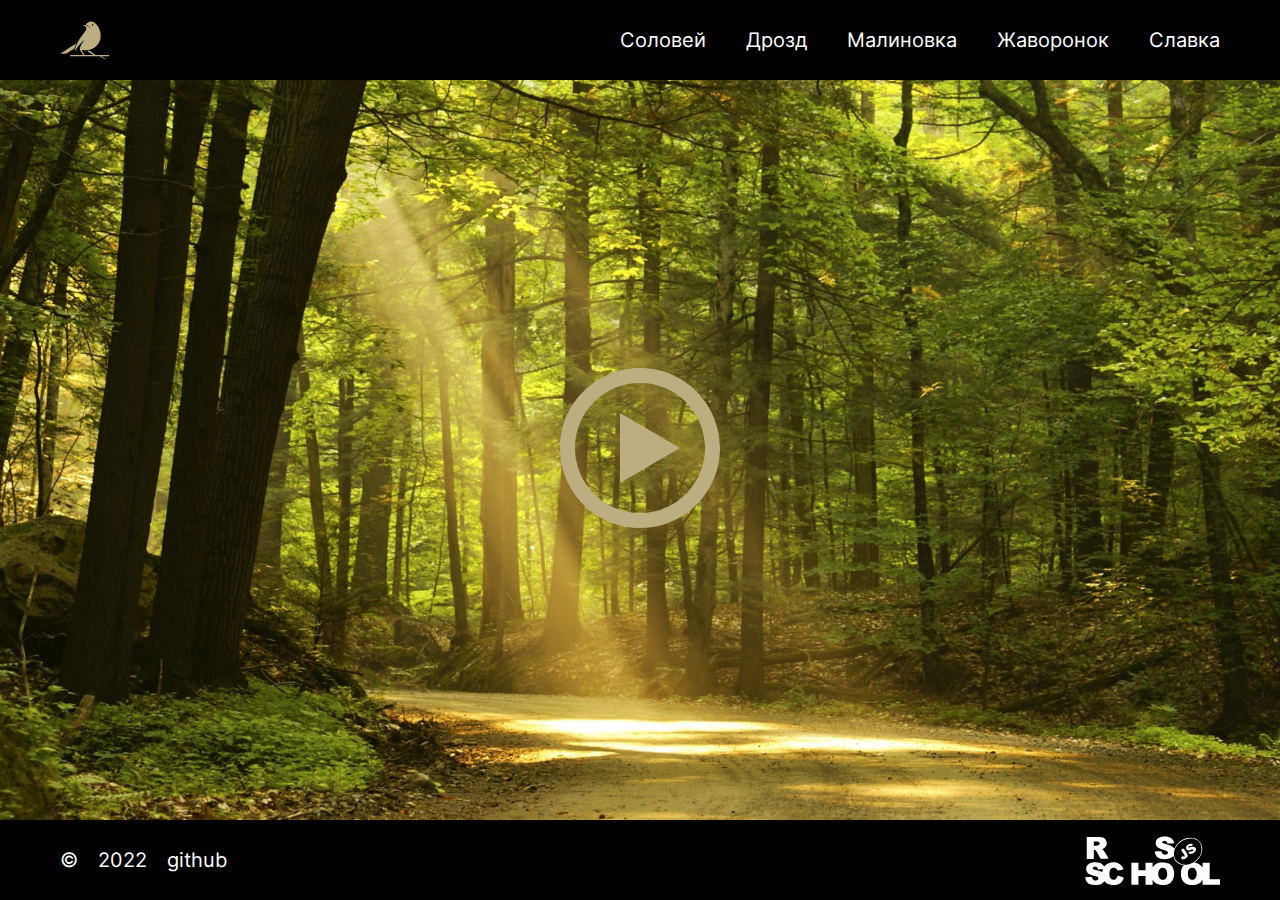
<file: eco-sounds/index.html>
<!DOCTYPE html>
<html lang="en">
  <head>
    <meta charset="UTF-8">
    <meta http-equiv="X-UA-Compatible" content="IE=edge">
    <meta name="viewport" content="width=device-width, initial-scale=1.0">
    <title>Ecosounds</title>
    <link rel="shortcut icon" href="./favicon.ico" type="image/x-icon">
    <link rel="stylesheet" href="./css/normalize.css">
    <link rel="stylesheet" href="./css/style.css">
  </head>
  <body class="page">
    
    <header class="header">
      <div class="container header__container">    
        
        <svg class="logo logo_active" data-bird="forest">
          <use href="./assets/svg/sprite.svg#logo"></use>
        </svg>

        <nav class="nav">
          <ul class="nav__list">
            <li class="nav__item" data-bird="nightingale">Соловей</li>
            <li class="nav__item" data-bird="thrush">Дрозд</li>
            <li class="nav__item" data-bird="robin">Малиновка</li>
            <li class="nav__item" data-bird="lark">Жаворонок</li>
            <li class="nav__item" data-bird="warbler">Славка</li>
          </ul>
        </nav>

      </div>
    </header>

    <main class="main">
      <button class="play">
        <svg class="play__icon">
          <use class="play__btn-icon" href="./assets/svg/sprite.svg#play"></use>
        </svg>
      </button>
    </main>

    <footer class="footer">
      <div class="container footer__container">
        
        <div class="author">
          <div class="copyright">©</div>
          <div class="year">2022</div>
          <a class="github" href="https://github.com/zhadan93">github</a>
        </div>

        <a class="rss__link" href="https://rs.school/js-stage0/">
          <svg class="logo rss__logo">
            <use href="./assets/svg/sprite.svg#rss"></use>
          </svg>
        </a>

      </div>
    </footer>

    <script src="./index.js"></script>
  </body>
</html>
</file>
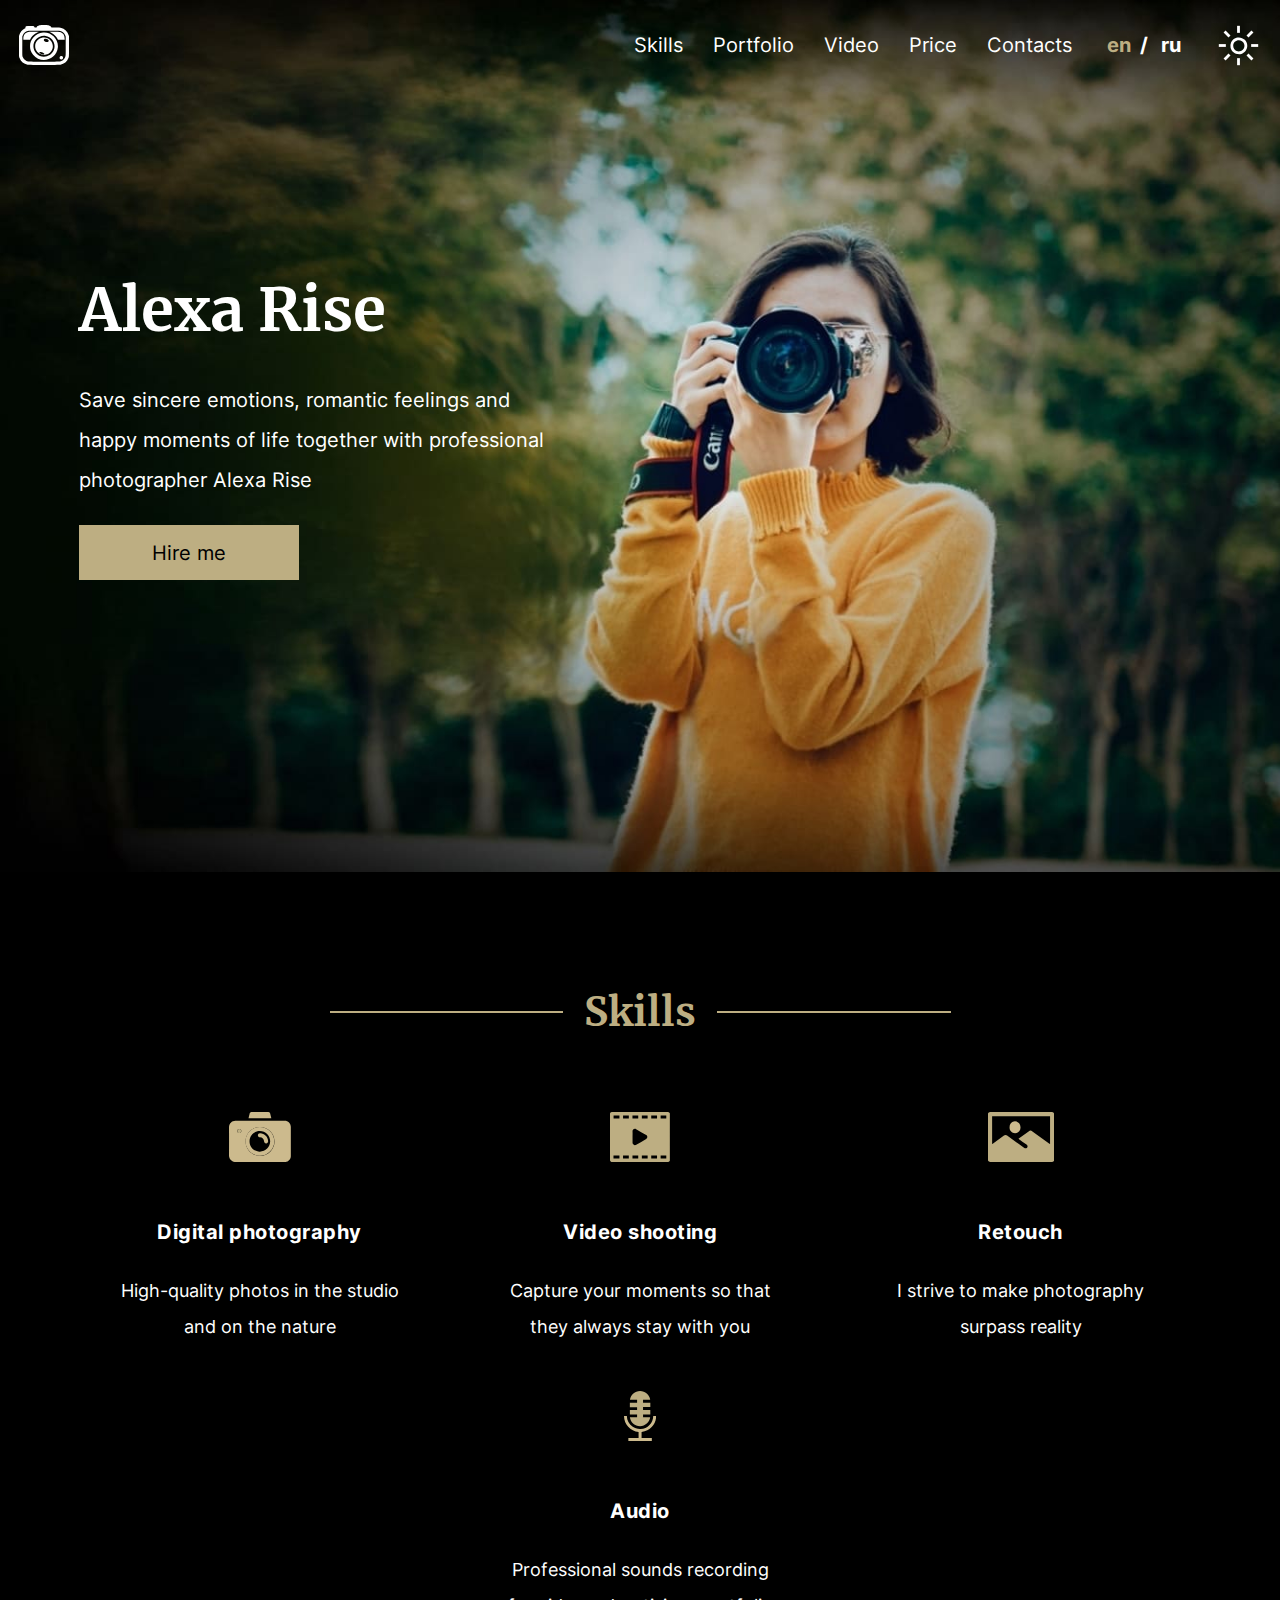
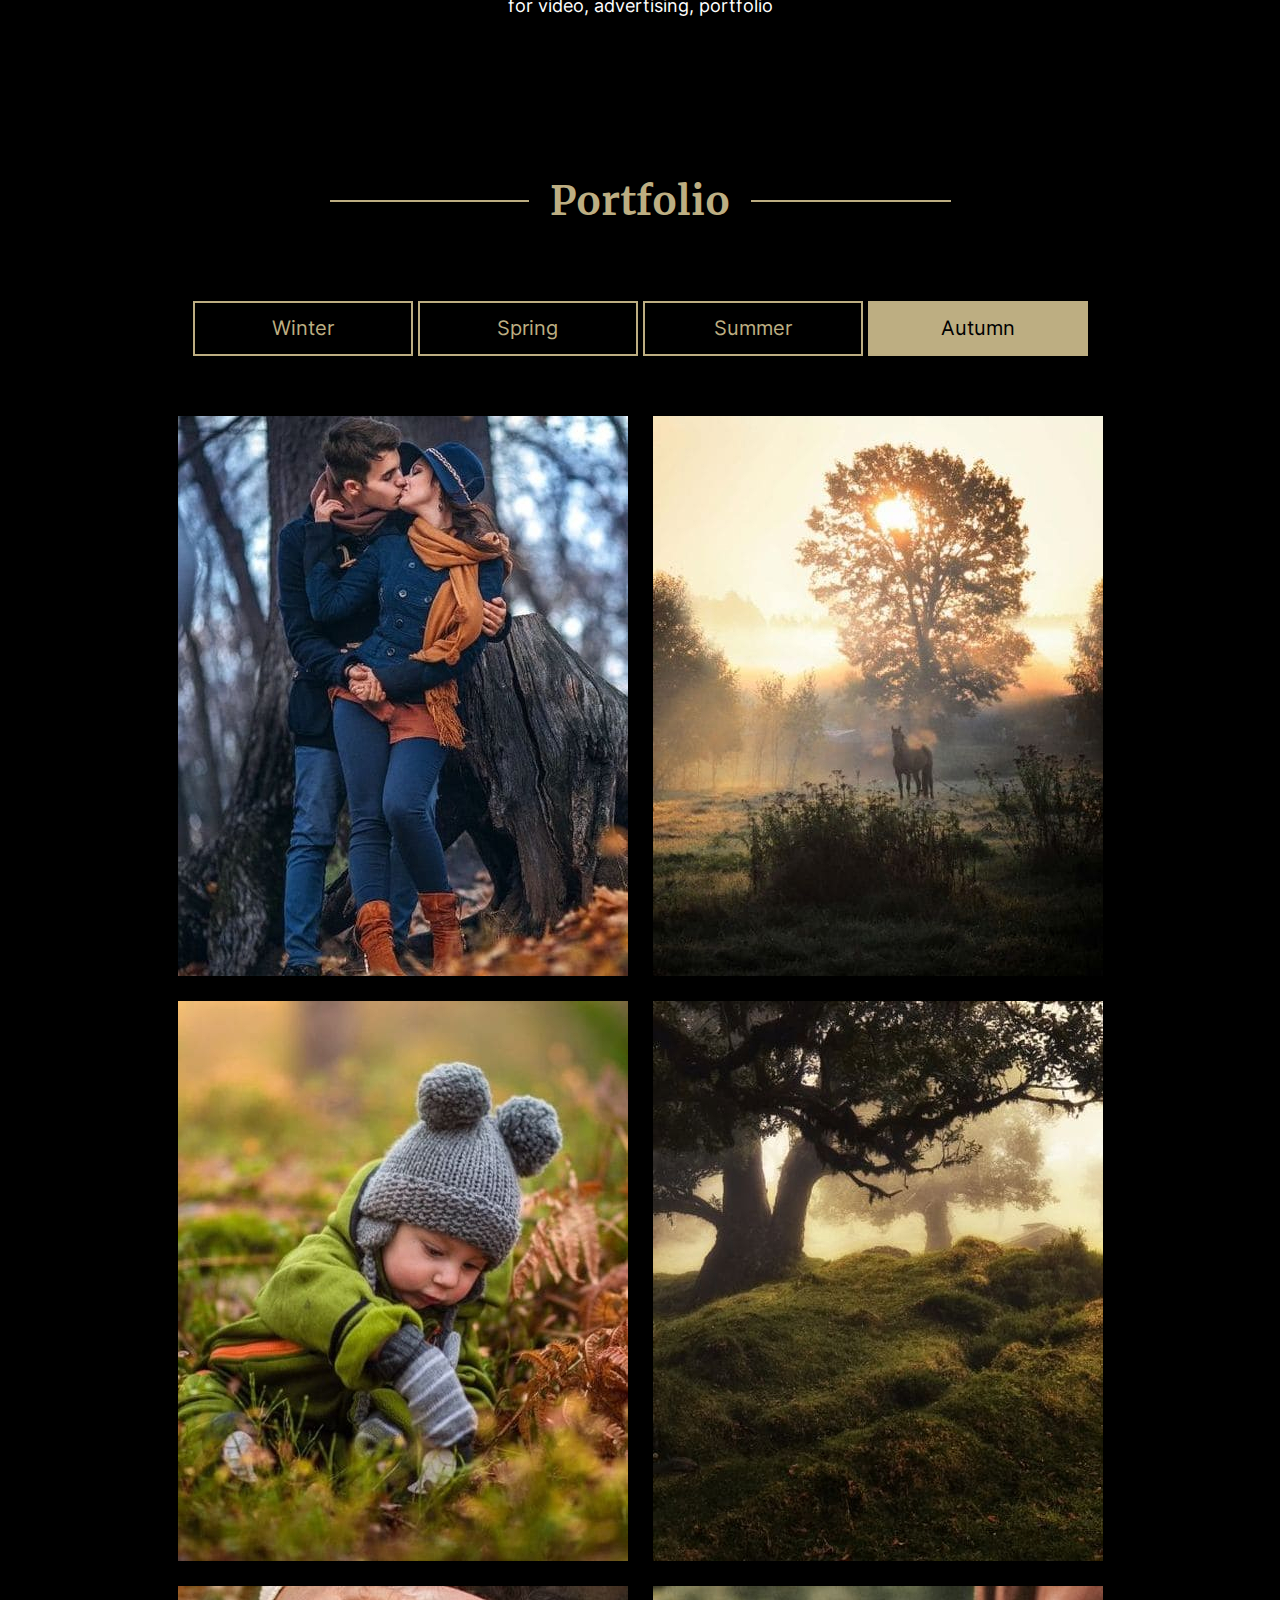
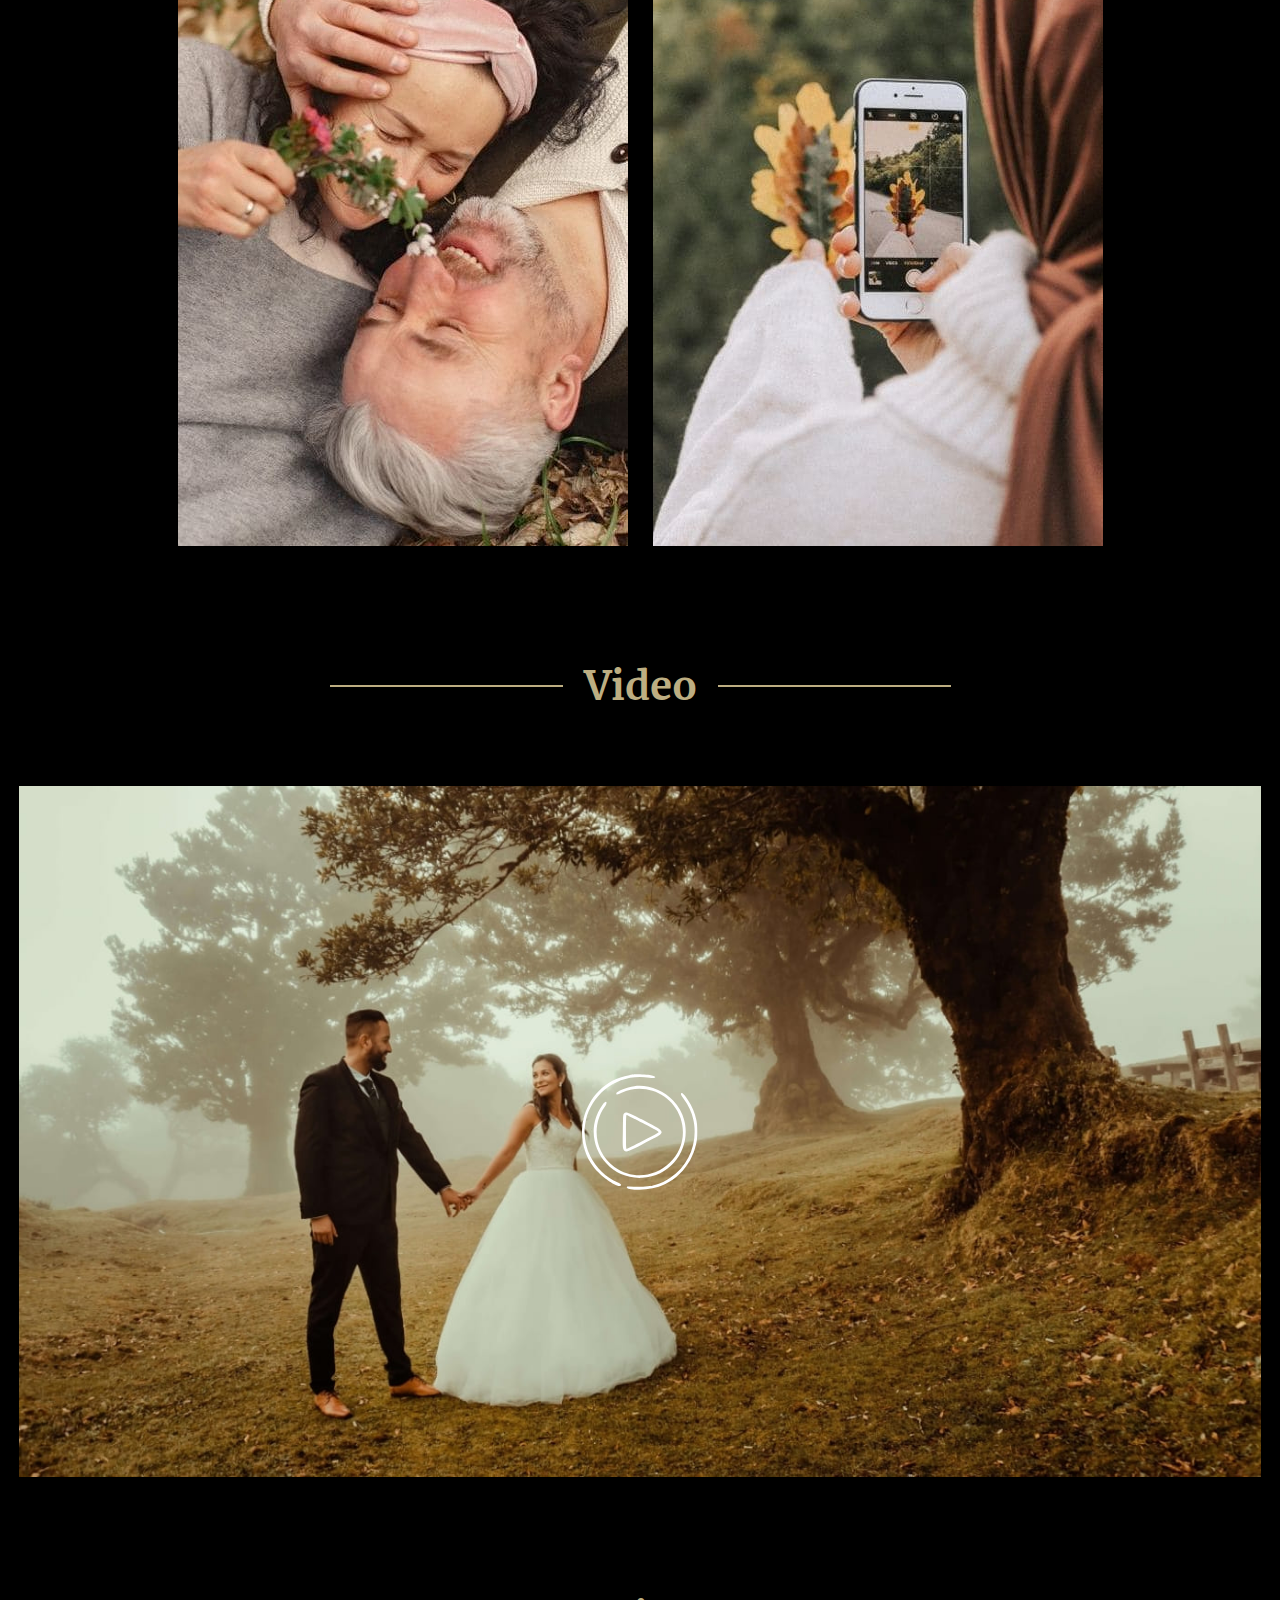
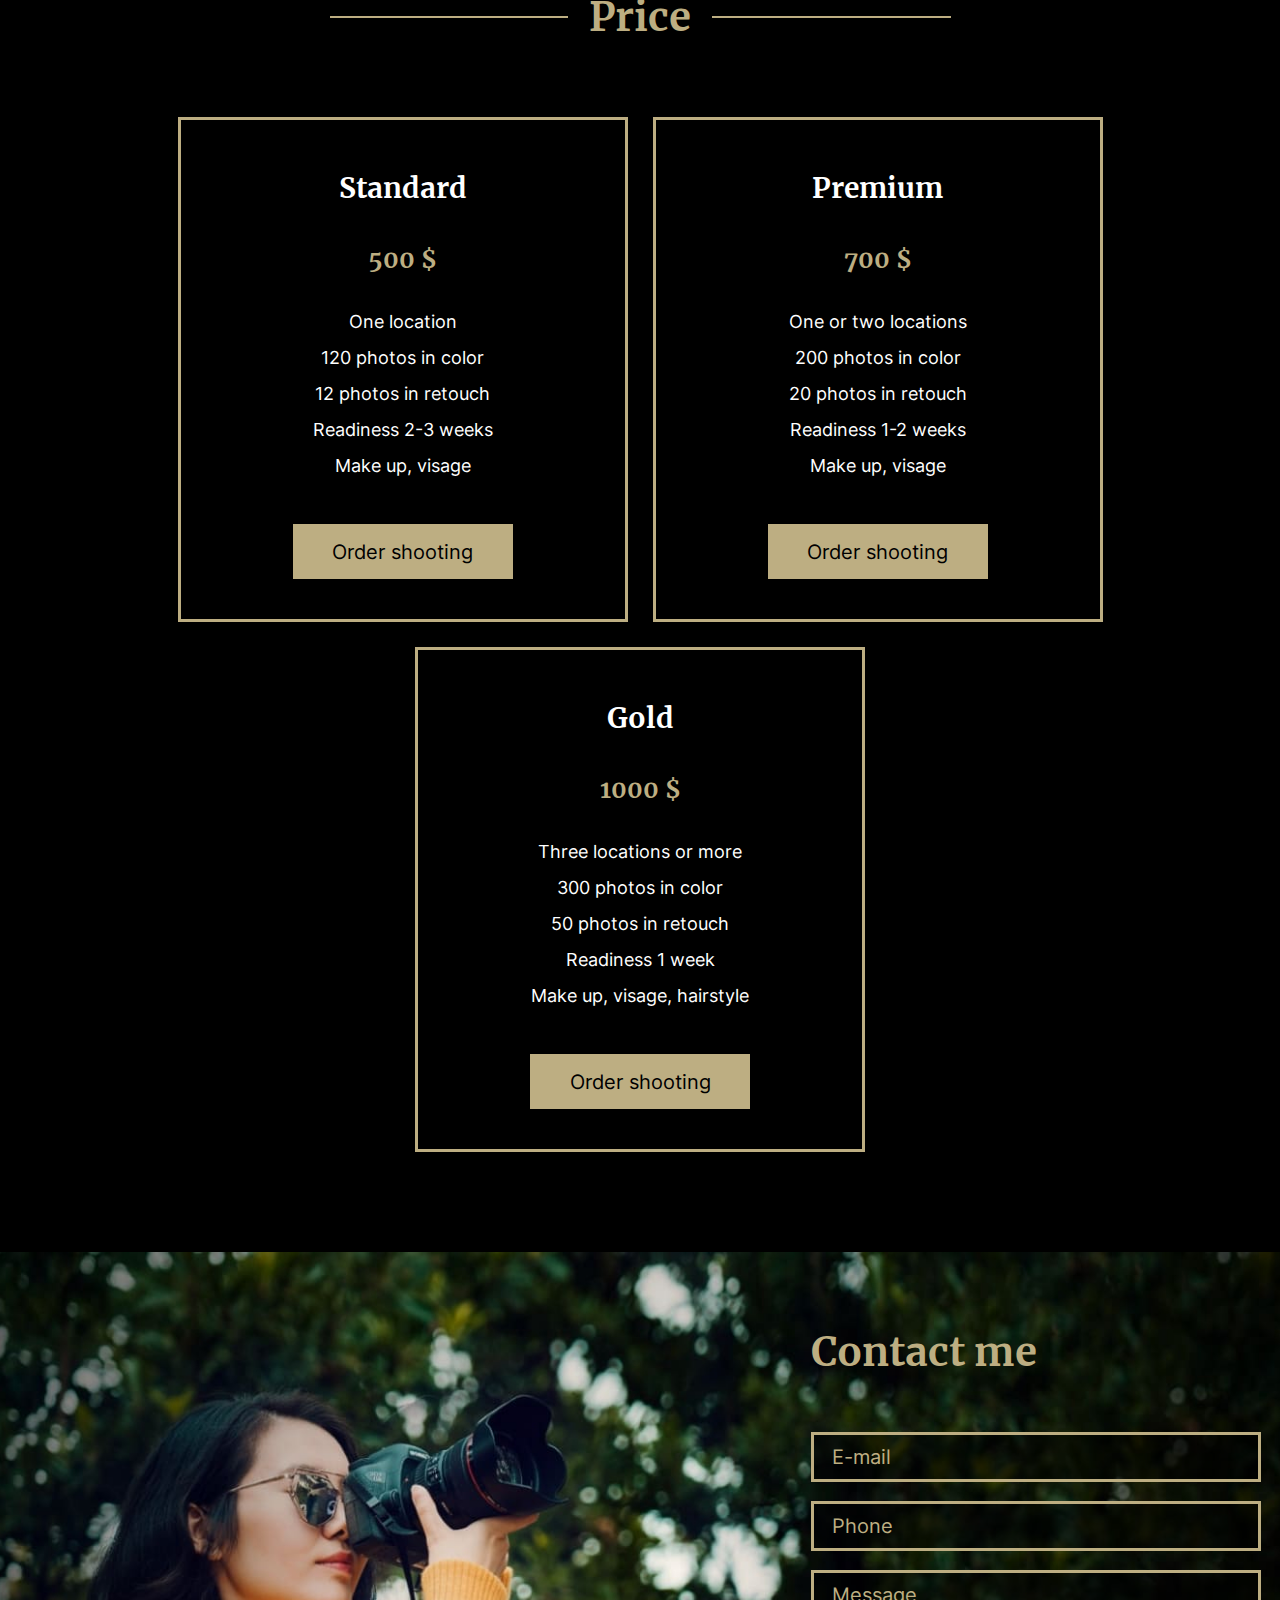
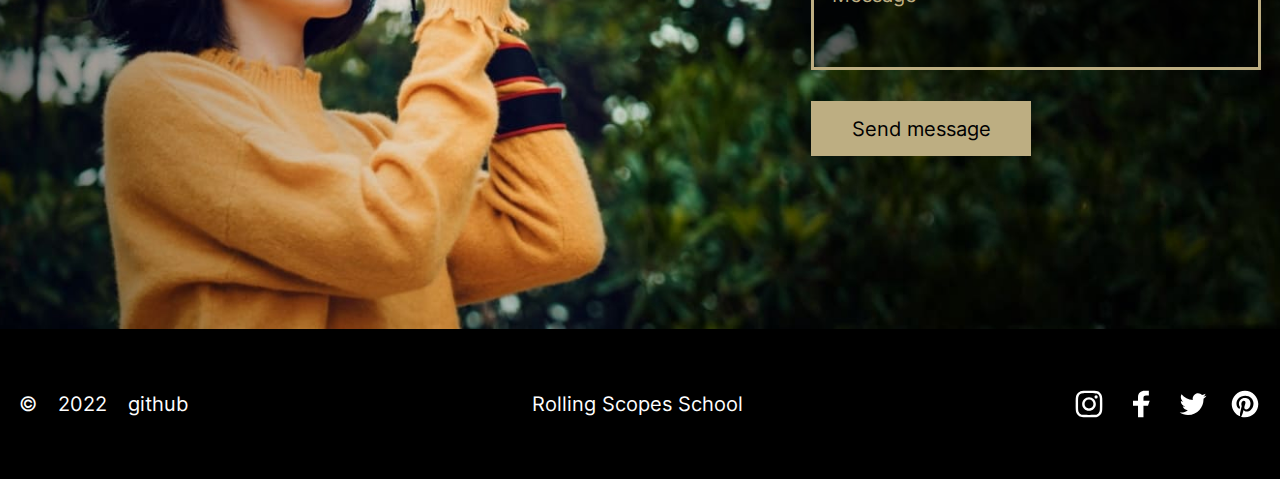
<file: portfolio/index.html>
<!DOCTYPE html>
<html lang="en">
  <head>
    <meta charset="utf-8">
    <meta http-equiv="x-ua-Compatible" content="ie=edge">
    <meta name="viewport" content="width=device-width, initial-scale=1.0">
    <title>Portfolio</title>
    <link rel="shortcut icon" href="./favicon.ico" type="image/x-icon">
    <link rel="stylesheet" href="./css/normalize.css">
    <link rel="stylesheet" href="./css/style.css">
  </head>

  <body class="page">
    <div class="page__container">
      <div class="shadow"></div>
      
      <header class="header">
        <div class="container container_space-between header__container">    
          <a href="#" class="logo">
            <svg class="icon logo__icon">
              <use href="./assets/svg/sprite.svg#logo"></use>
            </svg>
          </a>

          <nav class="nav">
            <ul class="nav__list">
              <li class="nav__item"><a href="#skills" class="link nav__link" data-i18n="skills">Skills</a></li>
              <li class="nav__item"><a href="#portfolio" class="link nav__link" data-i18n="portfolio">Portfolio</a></li>
              <li class="nav__item"><a href="#video" class="link nav__link" data-i18n="video">Video</a></li>
              <li class="nav__item"><a href="#price" class="link nav__link" data-i18n="price">Price</a></li>
              <li class="nav__item"><a href="#contacts" class="link nav__link" data-i18n="contacts">Contacts</a></li>
            </ul>
          </nav>

          <div class="lang header__lang">
            <button class="lang__button lang__button_active" data-lang="en">en</button> / <button class="lang__button" data-lang="ru">ru</button>
          </div>

          <button class="them-button">
            <svg class="icon them-button__icon">
              <use class="them-button__sun" href="./assets/svg/sprite.svg#dark"></use>
            </svg>
          </button>

          <div class="humburger">
            <span class="line"></span>
            <span class="line"></span>
            <span class="line"></span>
          </div>
        </div>
      </header>

      <main class="main">
        
        <div class="container hero__container">
          <section class="section hero__section">
            <div class="hero__content">
              <h1 class="title title_big" data-i18n="hero-title">Alexa Rise</h1>
              <div class="hero__text" data-i18n="hero-text">Save sincere emotions, romantic feelings and happy moments of life together 
                  with professional photographer Alexa Rise
              </div>
              <button class="button main__button" data-i18n="hire">Hire me</button>
            </div>
          </section>
        </div>

        <div class="container">
          <section class="section skills__section" id="skills">
            <div class="title__container">
              <h2 class="title title_center skills__title_center" data-i18n="skills">Skills</h2>
            </div>
            <div class="skills">
              <div class="skills__item">
                <div class="skills__text_bold" data-i18n="skill-title-1">Digital photography</div>
                <p class="text_small skills__text_small" data-i18n="skill-text-1">High-quality photos in the studio and on the nature</p>
              </div>
              <div class="skills__item">
                <div class="skills__text_bold" data-i18n="skill-title-2">Video shooting</div>
                <p class="text_small skills__text_small" data-i18n="skill-text-2">Capture your moments so that they always stay with you</p>
              </div>
              <div class="skills__item">
                <div class="skills__text_bold" data-i18n="skill-title-3">Retouch</div>
                <p class="text_small skills__text_small" data-i18n="skill-text-3">I strive to make photography surpass reality</p>
              </div>
              <div class="skills__item">
                <div class="skills__text_bold" data-i18n="skill-title-4">Audio</div>
                <p class="text_small skills__text_small" data-i18n="skill-text-4">Professional sounds recording<br>for video, advertising, portfolio</p>
              </div>
            </div>
          </section>
        </div>

        <div class="container">
          <section class="section" id="portfolio">
            <div class="title__container">
              <h2 class="title title_center" data-i18n="portfolio">Portfolio</h2>
            </div>
            <div class="button__container portfolio__container">
              <div class="button__container">
                <button class="button portfolio__button" data-i18n="winter">Winter</button>
                <button class="button portfolio__button" data-i18n="spring">Spring</button>
              </div>
              <div class="button__container">
                <button class="button portfolio__button" data-i18n="summer">Summer</button>
                <button class="button portfolio__button portfolio__button_active" data-i18n="autumn">Autumn</button>
              </div>
            </div>
            <div class="gallery__container">
              <img src="./assets/img/autumn/1.jpg" class="gallery__img" alt="Young couple in love in autumn" width="450" height="560">
              <img src="./assets/img/autumn/2.jpg" class="gallery__img" alt="Horse in the forest in autumn" width="450" height="560">
              <img src="./assets/img/autumn/3.jpg" class="gallery__img" alt="Boy in green plush suit in autumn" width="450" height="560">
              <img src="./assets/img/autumn/4.jpg" class="gallery__img" alt="Forest in autumn" width="450" height="560">
              <img src="./assets/img/autumn/5.jpg" class="gallery__img" alt="Elderly couple in love in autumn" width="450"
                  height="560">
              <img src="./assets/img/autumn/6.jpg" class="gallery__img" alt="Girl taking pictures by the phone in autumn"
                  width="450" height="560">
            </div>
          </section>
        </div>

        <div class="container">
          <section class="section" id="video">
            <div class="title__container">
              <h2 class="title title_center" data-i18n="video">Video</h2>
            </div>
            <div class="video">
              <img src="./assets/img/video-player.jpg" class="video__poster" alt="Wedding video poster" width="1400" height="750">
              <button class="video__button">
                <svg class="icon video__icon">
                  <use href="assets/svg/sprite.svg#play"></use>
                </svg>
              </button>
            </div>
          </section>
        </div>

        <div class="container">
          <section class="section price__section" id="price">
            <div class="title__container">
              <h2 class="title title_center" data-i18n="price">Price</h2>
            </div>
            <div class="price__container">
              <div class="price__card">
                <h3 class="title title_middle">Standard</h3>
                <div class="title price__dollars">500 $</div>
                <span class="price__item text_small" data-i18n="price-description-1-span-1">One location</span>
                <span class="price__item text_small" data-i18n="price-description-1-span-2">120 photos in color</span>
                <span class="price__item text_small" data-i18n="price-description-1-span-3">12 photos in retouch</span>
                <span class="price__item text_small" data-i18n="price-description-1-span-4">Readiness 2-3 weeks</span>
                <span class="price__item text_small" data-i18n="price-description-1-span-5">Make up, visage</span>
                <button class="button price__button" data-i18n="order">Order shooting</button>              
              </div> 
              <div class="price__card">
                <h3 class="title title_middle">Premium</h3>
                <div class="title price__dollars">700 $</div>
                <span class="price__item text_small" data-i18n="price-description-2-span-1">One or two locations</span>
                <span class="price__item text_small" data-i18n="price-description-2-span-2">200 photos in color</span>
                <span class="price__item text_small" data-i18n="price-description-2-span-3">20 photos in retouch</span>
                <span class="price__item text_small" data-i18n="price-description-2-span-4">Readiness 1-2 weeks</span>
                <span class="price__item text_small" data-i18n="price-description-2-span-5">Make up, visage</span>
                <button class="button price__button" data-i18n="order">Order shooting</button>
              </div>
              <div class="price__card">
                <h3 class="title title_middle">Gold</h3>
                <div class="title price__dollars">1000 $</div>
                <span class="price__item text_small" data-i18n="price-description-3-span-1">Three locations or more</span>
                <span class="price__item text_small" data-i18n="price-description-3-span-2">300 photos in color</span>
                <span class="price__item text_small" data-i18n="price-description-3-span-3">50 photos in retouch</span>
                <span class="price__item text_small" data-i18n="price-description-3-span-4">Readiness 1 week</span>
                <span class="price__item text_small" data-i18n="price-description-3-span-5">Make up, visage, hairstyle</span>
                <button class="button price__button" data-i18n="order">Order shooting</button>              
              </div>
            </div>
          </section>
        </div>

        <div class="container contacts__container">
          <section class="section contacts__section" id="contacts">
            <div class="contacts__block">
              <h2 class="title contacts__title" data-i18n="contact-me">Contact me</h2>
              <form class="contacts__form" action="#">
                <input class="contacts__entry-field" type="email" placeholder="E-mail" data-i18n="e-mail">
                <input class="contacts__entry-field" type="tel" placeholder="Phone" data-i18n="phone">
                <textarea class="contacts__entry-field contacts__entry-field_big" placeholder="Message" data-i18n="message"></textarea>
                <button class="button main__button" data-i18n="send-message">Send message</button>
              </form>
            </div>
          </section>
        </div>
      </main>

      <footer class="footer">
        <div class="container container_space-between footer__container">
          <div class="container_space-between footer__author-block">
            <div class="footer__text">©</div>
            <div class="footer__text">2022</div>
            <a href="https://github.com/zhadan93" class="link github">github</a>
          </div>

          <a href="https://rs.school/js-stage0/" class="link link__rs">Rolling Scopes School</a>

          <ul class="footer__list">
            <li class="footer__item">
              <a href="#" class="link footer__link">
                <svg class="icon footer__icon">
                  <use href="./assets/svg/sprite.svg#inst"></use>
                </svg>
              </a>
            </li>
            <li class="footer__item">
              <a href="#" class="link footer__link">
                <svg class="icon footer__icon">
                  <use href="./assets/svg/sprite.svg#fb"></use>
                </svg>
              </a>
            </li>
            <li class="footer__item">
              <a href="#" class="link footer__link">
                <svg class="icon footer__icon">
                  <use href="./assets/svg/sprite.svg#tw"></use>
                </svg>
              </a>
            </li>
            <li class="footer__item">
              <a href="#" class="link footer__link">
                <svg class="icon footer__icon">
                  <use href="./assets/svg/sprite.svg#pinterest"></use>
                </svg>
              </a>
            </li>
          </ul>
        </div>
      </footer>
    </div>
    <script type="module" src="./js/index.js"></script>
  </body>
</html>
</file>
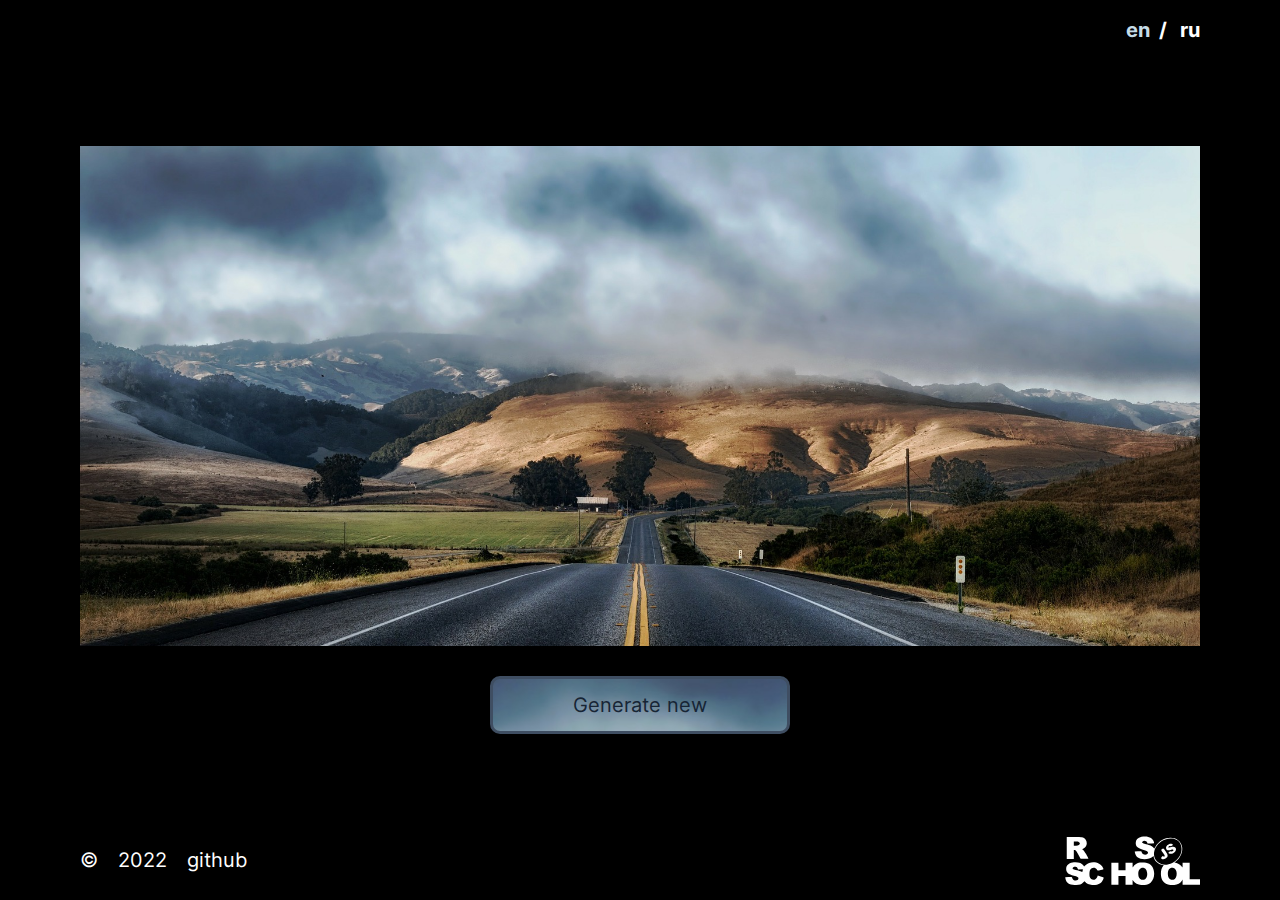
<file: random-jokes/index.html>
<!DOCTYPE html>
<html lang="en">
<head>
  <meta charset="UTF-8">
  <meta http-equiv="X-UA-Compatible" content="IE=edge">
  <meta name="viewport" content="width=device-width, initial-scale=1.0">
  <title>Quotes</title>
  <link rel="shortcut icon" href="./favicon.ico" type="image/x-icon">
  <link rel="stylesheet" href="./css/normalize.css">
  <link rel="stylesheet" href="./css/style.css">
</head>
<body class="page">
  <header class="header">
    <div class="container header__container">
      <div class="lang header__lang">
        <button class="lang__button lang__button-active" data-lang="en">en</button> / <button class="lang__button" data-lang="ru">ru</button>
      </div>
    </div>
  </header>

  <main class="main">
    <div class="container main__container">
      <div class="blockquote">
        <blockquote class="blockquote__content"></blockquote>
        <span class="blockquote__author"></span>
      </div>

      <button class="button" type="button">Generate new</button>
    </div>
  </main> 

  <footer class="footer">
    <div class="container footer__container">
      
      <div class="author">
        <div class="copyright">©</div>
        <div class="year">2022</div>
        <a class="github" href="https://github.com/zhadan93">github</a>
      </div>

      <a class="rss__link" href="https://rs.school/js-stage0/">
        <svg class="rss__logo">
          <use href="./assets/svg/sprite.svg#rss"></use>
        </svg>
      </a>

    </div>
  </footer>

  <script type="module" src="./js/index.js"></script>
</body>
</html>
</file>
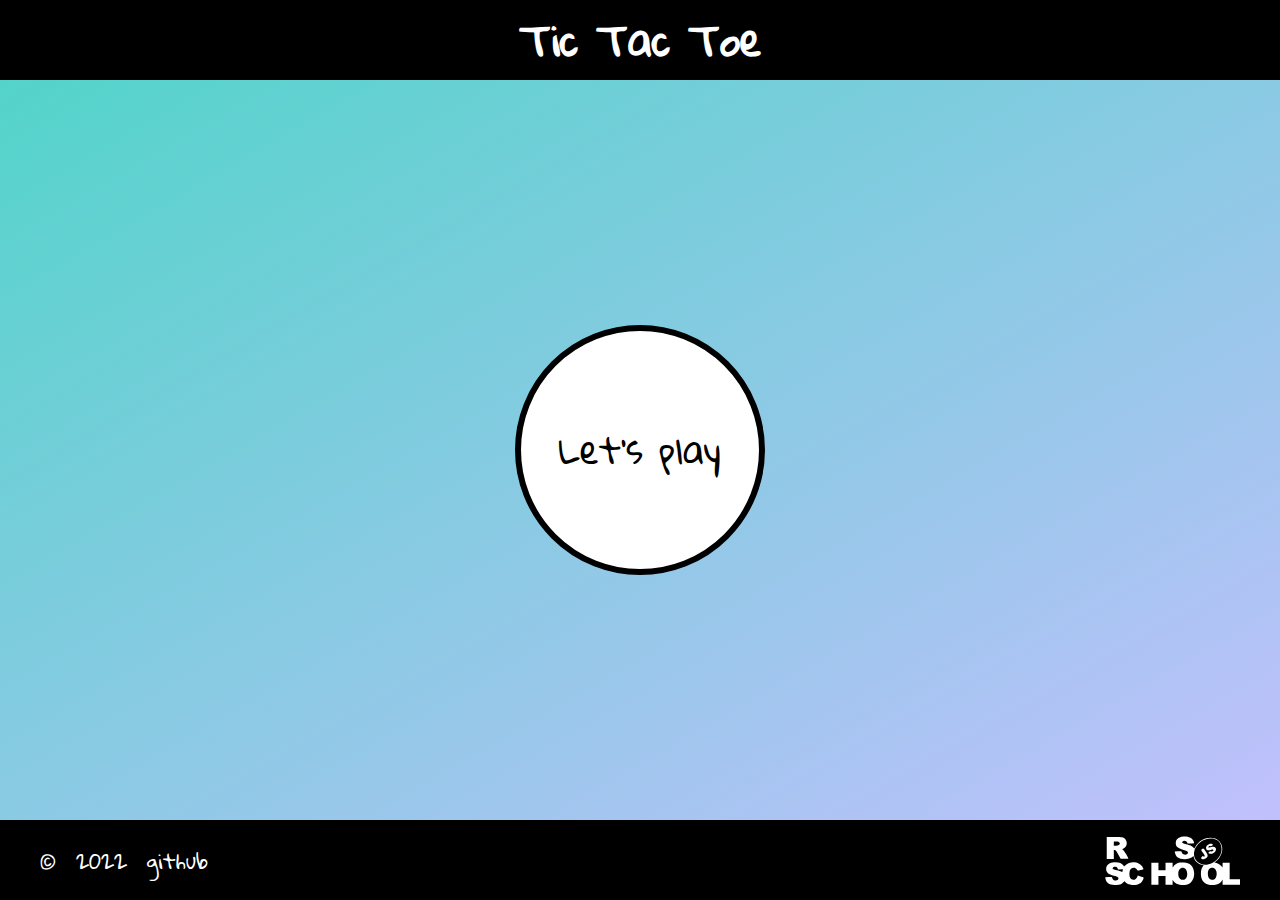
<file: tic-tac-toe/index.html>
<!DOCTYPE html>
<html lang="en">
<head>
  <meta charset="UTF-8">
  <meta http-equiv="X-UA-Compatible" content="IE=edge">
  <meta name="viewport" content="width=device-width, initial-scale=1.0">
  <title>Tic Tac Toe</title>
  <link rel="shortcut icon" href="./favicon.ico" type="image/x-icon">
  <link rel="stylesheet" href="./css/normalize.css">
  <link rel="stylesheet" href="./css/style.css">
  <link rel="preload" href="./assets/fonts/PermanentMarkerRegular.woff2" as="font" type="font/woff2" crossorigin>
</head>
<body class="page">
  <header class="header">
    <div class="container header__container">
      <h1>Tic Tac Toe</h1>
    </div>
  </header>

  <main class="main">
    <div class="container main__container">
      <div class="game__container hide">
        <div class="game-field">
          <div data-cell-index="0" class="cell"></div>
          <div data-cell-index="1" class="cell"></div>
          <div data-cell-index="2" class="cell"></div>
          <div data-cell-index="3" class="cell"></div>
          <div data-cell-index="4" class="cell"></div>
          <div data-cell-index="5" class="cell"></div>
          <div data-cell-index="6" class="cell"></div>
          <div data-cell-index="7" class="cell"></div>
          <div data-cell-index="8" class="cell"></div>
        </div>

        <div class="button__container">
          <button class="button button__reset button__reset--inactive" type="button">Reset Game</button>
          <button class="button button__history" type="button">History</button>
          <svg class="sound">
            <use href="./assets/svg/sprite.svg#unmute" class="button__sound-icon"></use>
          </svg>
        </div>
      </div>

      <button class="button button__start-game" type="button">Let's play</button>
    </div>

    <div class="blackout hide"></div>
    <div class="pop-up hide">
      <h2 class="pop-up__header">Game over</h2>
      <p class="pop-up__message"></p>
      <button class="button pop-up__button" type="button">Play again?</button>
    </div>

    <div class="history hide">
      <span class="history__button-close"></span>
      <h2 class="history__header">History</h2>
    </div>
  </main>

  <footer class="footer">
    <div class="container footer__container">
      
      <div class="author">
        <div class="copyright">©</div>
        <div class="year">2022</div>
        <a class="github" href="https://github.com/zhadan93" target="_blank">github</a>
      </div>

      <a class="rss__link" href="https://rs.school/js-stage0/" target="_blank">
        <svg xmlns="http://www.w3.org/2000/svg" viewBox="0 0 242 90" class="rss__logo">
          <defs>
            <linearGradient id="Gradient-1">
                <stop offset="0%" stop-color="#ffffff" class="left"/>
                <stop offset="100%" stop-color="#ffffff" class="right"/>
            </linearGradient>
          </defs>
          <path d="M137.197 3.257c-6.927 1.609-10.367 5.259-10.401 11.036-0.039 6.727 3.729 9.816 15.812 12.966 5.873 1.53 7.869 4.182 5.091 6.758-3.153 2.922-9.323 1.027-10.1-3.105-0.385-2.062-0.366-2.056-6.837-1.696l-5.735 0.318 0.276 1.806c0.425 2.784 2.722 7.082 4.68 8.758 5.802 4.964 21.78 4.455 27.25-0.872l1.6-1.558 0.307 1.811c1.125 6.663 7.892 12.923 15.677 14.504l2.5 0.509-1.477 1.935c-4.874 6.384-5.012 19.44-0.276 26.221 7.248 10.375 27.644 10.074 34.355-0.506l1.249-1.969v9.391h31.61v-10.097h-18.878v-29.416h-12.732l-0.025 4.5c-0.022 3.676-0.121 4.343-0.548 3.642-2.419-3.968-7.13-7.265-11.748-8.218l-2.489-0.515 2.526-1.898c7.858-5.906 12.752-16.681 11.495-25.307-3.305-22.669-35.958-23.020-48.395-0.523-0.802 1.448-1.485 2.68-1.519 2.737s-1.153-0.956-2.489-2.247c-2.77-2.683-4.995-3.665-12.558-5.538-7.037-1.744-8.477-2.967-6.112-5.192 2.25-2.115 7.149-0.745 8.252 2.309 0.647 1.789 0.529 1.772 8.010 1.277l4.326-0.287-0.276-1.724c-1.277-7.987-11.329-12.386-22.424-9.807zM2.635 23.268v19.755h12.732v-15.806h1.294c2.042 0 3.277 1.502 7.214 8.781l3.682 6.803 7.079 0.121c3.893 0.067 7.076 0.003 7.076-0.141 0-2.225-7.934-15.064-10.136-16.402l-1.207-0.734 2.436-1.274c9.031-4.728 7.321-18.273-2.576-20.396-1.249-0.267-7.574-0.467-14.884-0.467h-12.71v19.755zM195.401 6.952c19.87 5.186 18.051 33.064-2.824 43.242-21.268 10.37-40.222-6.654-30.113-27.045 5.898-11.897 20.984-19.316 32.934-16.194zM24.14 12.417c4.472 2.261 1.505 6.435-4.829 6.795l-3.943 0.225v-7.585l3.842 0.006c2.199 0.003 4.306 0.242 4.93 0.557zM188.373 15.91c-3.496 0.928-7.051 4.461-7.054 7.009-0.006 4.163 3.322 5.664 8.558 3.862 3.203-1.102 4.019-1.102 4.612 0.003 1.004 1.879-2.287 3.794-4.207 2.447-0.965-0.675-4.523 1.454-4.559 2.728-0.056 1.918 4.798 2.644 7.771 1.162 9.442-4.705 6.761-14.805-3.032-11.427-3.915 1.35-4.756 1.409-4.756 0.323 0-1.704 2.663-2.936 3.825-1.775 0.475 0.475 4.075-1.912 4.075-2.703 0-1.181-3.189-2.177-5.237-1.631zM174.201 25.383c-2.095 1.516-2.194 1.122 1.648 6.576 2.365 3.355 3.274 5.012 3.184 5.797-0.157 1.342-1.662 1.699-2.72 0.644-0.672-0.672-0.847-0.619-2.438 0.745-4.019 3.443 2.090 6.398 6.629 3.209 4.987-3.504 4.995-5.678 0.037-12.918-3.845-5.617-4.022-5.729-6.342-4.050zM13.044 49.621c-7.183 1.133-11.388 5.333-11.444 11.43-0.056 6.221 3.977 9.765 13.967 12.265 6.123 1.533 8.139 2.703 8.139 4.719 0 5.678-10.164 5.11-11.239-0.627-0.377-2.002-0.329-1.991-6.812-1.64l-5.749 0.312 0.287 1.8c1.311 8.252 6.109 11.686 16.799 12.021 8.477 0.264 11.391-0.557 15.092-4.258l2.534-2.534 0.931 1.257c5.386 7.284 23.58 7.774 29.554 0.793 1.747-2.039 3.707-5.881 3.907-7.65 0.141-1.246 0.101-1.268-5.223-2.883l-5.363-1.628-0.72 2.166c-2.453 7.383-11.714 7.467-13.748 0.127-0.692-2.495-0.608-8.454 0.157-11.022 1.845-6.207 9.638-7.481 12.8-2.090 1.319 2.25 0.965 2.208 6.95 0.855 5.698-1.288 5.453-1.060 4.154-3.859-5.153-11.087-22.475-13.688-31.66-4.759l-2.562 2.492-1.063-1.814c-2.649-4.523-11.005-6.846-19.682-5.473zM134.342 49.632c-4.863 0.844-9.667 3.904-12.381 7.883-0.726 1.066-0.745 0.979-0.768-3.187l-0.023-4.281h-12.732v13.61h-12.732v-13.61h-12.732v39.513h12.732v-15.806h12.732v15.806h12.732v-8.933l1.375 2.073c5.721 8.634 23.414 10.15 31.466 2.694 9.318-8.626 7.49-28.249-3.136-33.671-4.101-2.093-11.298-3.004-16.535-2.095zM20.183 57.727c0.734 0.38 1.595 1.409 2.062 2.467l0.802 1.817 8.578-0.413-0.281 2.239c-0.371 2.962-0.537 3.074-2.998 1.986-1.159-0.512-4.402-1.505-7.211-2.211-6.646-1.665-7.473-2.022-7.813-3.375-0.63-2.503 3.766-4.112 6.865-2.509zM141.871 59.279c6.502 1.806 7.819 16.729 1.789 20.278-4.503 2.649-10.201 0.394-11.537-4.57-2.655-9.863 2.264-17.786 9.748-15.708zM194.951 59.268c7.554 2.098 7.4 19.074-0.191 21.119-6.103 1.642-10.164-2.599-10.133-10.581 0.034-8.294 3.963-12.305 10.325-10.536z" fill="url(#Gradient-1)"></path>
        </svg>
      </a>

    </div>
  </footer>

  <script src="./index.js"></script>
</body>
</html>
</file>
<file: eco-sounds/css/style.css>
:root {
  --padding: 40px;

  --font: 20px;
  --text-color: #ffffff;
  --text-hover-color: #faecc6;
  --text-active-color: #bdae82;

  --background-color: #000000;
}

@font-face {
  font-family: "Inter";
  src: url("../assets/fonts/InterVariableFont.ttf");
}

* {
  box-sizing: border-box;
}

.page {
  font-family: "Inter", sans-serif;
  font-size: var(--font);
  color: var(--text-color);

  background-color: var(--background-color);
}

.container {
  width: calc(100% - 40px);
  max-width: 1440px;
  margin: 0 auto;
  padding: 0 var(--padding);
}

.header__container,
.footer__container {
  display: flex;
  align-items: center;
  justify-content: space-between;
  min-height: 80px;
}

.logo {
  width: 50px;
  height: 50px;

  fill: var(--text-color);

  transition: 0.7s;

  cursor: pointer;
}

.logo:hover {
  fill: var(--text-active-color);
  transform: scale(1.1);
} 

.logo_active {
  fill: var(--text-active-color);
}

.logo_active:hover {
  fill: var(--text-hover-color);
}

.nav__list {
  display: flex;
  margin: 0;
  padding: 0;
  
  list-style: none;
}

.nav__item {
  position: relative;

  margin-right: 40px;

  transition: 0.7s;
  cursor: pointer;
}

.nav__item:hover,
.github:hover {
  color: var(--text-active-color);
} 

.nav__item:last-child {
  margin-right: 0;
}

.nav__item:after {
  content: "";

  position: absolute;
  left: 50%;

  display: block;
  width: 0%;
  height: 1px;
  margin-top: 4px;
  
  background-color: var(--text-active-color);
  
  transition: width .3s ease-in-out;
  transform: translateX(-50%);
}

.nav__item:hover:after {
  width: 100%;
}

.nav__item_active {
  color: var(--text-active-color);
}

.nav__item_active:hover {
  color: var(--text-hover-color);
}

.nav__item_active:hover:after {
  width: 100%;

  background-color: var(--text-hover-color);
}

.main {
  display: flex;
  align-items: center;
  justify-content: center;
  height: calc(100vh - 160px);

  background-image: url("../assets/img/forest.jpg");
  background-size: cover;
}

.play {
  background-color: transparent;
  border: none;

  outline: none;
}

.play__icon {
  width: 160px;
  height: 160px;

  fill: var(--text-active-color);

  transition: 0.7s;
}

.play__icon:hover {
  filter: drop-shadow(7px 7px 5px var(--text-active-color));
  fill: #887b56;
  cursor: pointer;
}

.author {
  display: flex;
  gap: 20px;
}

.github {
  color: inherit;
  text-decoration: none;

  transition: 0.7s;
}

.rss__logo {
  display: block;
  width: 135px;
  height: 50px;
}

.rss__logo:hover {
  transform: none;
}

@media (max-width: 1024px) {
  .container {   
    --padding: 20px;
  }

  .nav__item {
    margin-right: 30px;
  }
}
</file>
<file: portfolio/css/style.css>
:root {
  --background-color: #000000;

  --main-text-color: #ffffff;
  --title-color: #bdae82;
  --hover-color: #bdae82;
  --hover-text-btn-color: #ffffff;
  --text-btn-color: #000000;
  --text-active-btn-color: #bdae82;
 
  --decoration-color: #bdae82;

  --font1: 60px;
  --font2: 40px;
  --font3: 20px;

  --padding: 19px;
}

@font-face {
  font-family: "MerriweatherBold";
  src: url("../assets/fonts/MerriweatherBold.ttf");
  font-weight: 700;
}

@font-face {
  font-family: "MerriweatherRegular";
  src: url("../assets/fonts/MerriweatherRegular.ttf");
  font-weight: 400;
}

@font-face {
  font-family: "Inter";
  src: url("../assets/fonts/InterVariableFont.ttf");
}

* {
  box-sizing: border-box;
}

html {
  scroll-behavior: smooth; 
}

.page {
  display: flex;
  min-height: 100vh;
  flex-direction: column;
  justify-content: space-between;
   
  font-family: "Inter";
  font-size: var(--font3);
  line-height: 40px;
  color: var(--main-text-color);

  background-color: var(--background-color);
}

.page__container {
  position: relative;

  overflow-x: hidden;
}

.container {
  max-width: 1440px;
  margin: 0 auto;
  padding: 0 var(--padding);
}

.container_space-between {
  display: flex;
  justify-content: space-between;
  align-items: center;
}

.header {
  position: absolute;
  width: 100%
}

.header__container {
  height: 90px;

  transition: 0.7s;
}

.icon {
  fill: var(--main-text-color);

  transition: 0.7s;
}

.icon:hover {
  fill: var(--hover-color);
  cursor: pointer;
}

.logo__icon {
  display: block;
  width: 50px;
  height: 50px;
}

.nav {
  margin-left: auto;
}

.nav__list,
.footer__list {
  display: flex;
  margin: 0;
  padding: 0px;
  
  list-style: none;
}

.nav__item {
  padding-left: 30px;
}

.nav__item:last-child {
  padding-right: 35px;
}

.link {
  line-height: 50px;
  font-weight: 400;
  color: var(--main-text-color);
  text-decoration: none;

  transition: 0.7s;
}

.link:hover {
  color: var(--hover-color);
}

.header__lang {
  margin-right: 35px;
}

.lang {
  font-weight: 700;
  letter-spacing: 4px;
}

.them-button,
.lang__button {
  padding: 0;

  color: inherit;
  font-weight: inherit;

  background-color: transparent;
  border: none;

  outline: none;
}

.lang__button:hover,
.lang__button_active {
  color: var(--hover-color);

  transition: 0.7s;

  cursor: pointer;
}

.them-button__icon {
  display: block;
  width: 45px;
  height: 45px;
}

.humburger {
  z-index: 20;
  
  display: none;
  flex-direction: column;
  justify-content: center;
  width: 50px;
  height: 50px; 
}

.humburger:hover {
  cursor: pointer;
}

.humburger:hover .line {
  background-color: var(--hover-color);
}

.line {
  display: block;
  width: 100%;
  height: 3px;
  margin-bottom: 9px;

  background-color: var(--main-text-color);

  transition: all 0.5s ease-in-out;
}

.line:last-child {
  margin-bottom: 0;
}

.main {
 margin-bottom: auto;
}

.section {
  padding-top: 100px;
  transition: 0.4s linear;
}

.hero__container {
  background-image: url('../assets/img/bg.jpg');
  background-position: left center;
  background-repeat: no-repeat;
  background-size: cover;
}

.hero__section {
  min-height: 500px;
  padding-top: 250px;
  padding-left: 60px;
  padding-bottom: 23.5%; 
}

.hero__content {
 max-width: 500px;
 padding-right: 30px;
}

.title__container {
  width: 50%;
  margin: 0 auto;
}

.title {
  margin: 0;
  margin-bottom: 40px;

  font-family: "MerriweatherBold";
  font-size: var(--font2);
  line-height: 80px;
  font-weight: 700;
  color: var(--title-color);
}

.title_big {
  margin-bottom: 10px;

  font-size: var(--font1);
  line-height: 120px;
  color: var(--main-text-color);
} 

.title_center {
  display: flex;
  margin-bottom: 60px;
  align-items: center;
  justify-content: center;
}

.title_center::before,
.title_center::after {
  content: '';

  width: 100%;
  height: 2px;
  
  background-color: var(--title-color);
}

.title_center::before {
  margin-right: 21px;
}

.title_center::after {
  margin-left: 21px;
}

.hero__text {
  margin-bottom: 25px;
}

.button {
  width: 220px;
  height: 55px;

  line-height: 40px;
  
  border: none;

  transition: 0.7s;
}

.main__button,
.price__button {
  color: var(--text-btn-color);
  background-color: var(--decoration-color);
}

.button:hover {
  color: var(--hover-text-btn-color);
  cursor: pointer;

  box-shadow: 0 0 0 0.8em rgba(255, 255, 255, 0);
	animation: pulse 1s;
}

@keyframes pulse{
	0%{box-shadow: 0 0 0 0 var(--decoration-color)}
}

.skills {
  display: flex;
  justify-content: space-between;
  flex-wrap: wrap;
}

.skills__item {
  width: 320px;
  padding: 100px 19px 10px;

  text-align: center;

  background-position: center top;
  background-repeat: no-repeat;

  transition: 0.7s;
}

.skills__item:nth-child(1) {
  background-image: url("../assets/svg/camera.svg");
  background-size: 62px 50px;
}

.skills__item:nth-child(2) {
  background-image: url("../assets/svg/video.svg");
  background-size: 60px 50px;
}

.skills__item:nth-child(3) {
  background-image: url("../assets/svg/image.svg");
  background-size: 66px 50px;
}

.skills__item:nth-child(4) {
  background-image: url("../assets/svg/mic.svg");
  background-size: 32px 50px;
}

.skills__text_bold {
  font-weight: 700;
  letter-spacing: 0.5px;
}

.text_small {
  margin-bottom: 0;

  font-size: 18px;
  line-height: 36px;
}

.skills__text_small {
  margin-top: 21px;
}

.button__container {
  display: flex;
  justify-content: center;
  flex-wrap: wrap;
  gap: 5px;
}

.portfolio__container {
  margin-bottom: 60px;
}

.portfolio__button {
  color: var(--text-active-btn-color);

  background-color: transparent;
  border: 2px solid var(--decoration-color);
}

.portfolio__button_active {
  color: var(--text-btn-color);

  background-color: var(--decoration-color);
}

.gallery__container,
.price__container {
  display: flex;
  justify-content: center;
  flex-wrap: wrap;
  gap: 25px;
}

.video {
  position: relative;
  max-height: 705px;
  display: flex;
  justify-content: flex-start;
  align-items: center;

  overflow: hidden;
}

.video__poster {
  width: calc(100% + 44px);
  height: auto;
  margin-top: -2px;
  margin-right: 4px;
}

.video__button {
  position: absolute;
  
  display: flex;
  width: 100%;
  justify-content: center;
  background-color: transparent;
  border: none;
}

.video__icon {
  display: block;
  width: 9.4%;
  height: 9.4%;
}

.price__section {
  padding-bottom: 100px;
}

.price__card {
  width: 450px;
  padding: 40px 0;

  text-align: center;

  border: 3px solid var(--decoration-color);
}

.title_middle {
  margin-bottom: 20px;

  font-size: 28px;
  line-height: 56px;
  color: var(--main-text-color);
  text-align: center;
}

.price__dollars {
  margin-bottom: 20px;

  font-size: 24px;
  line-height: 48px;
  text-align: center;
  color: var(--title-color);
}

.price__item {
  display: block;
}

.price__item:nth-child(7) {
  margin-bottom: 40px;
}

.contacts__section {
  min-height: 600px;
  padding-top: 60px;
  padding-bottom: 13.9%;
}

.contacts__container {
  background: url('../assets/img/contacts.jpg');
  background-position: center center;
  background-repeat: no-repeat;
  background-size: cover;
}

.contacts__block {
  width: 450px;
  margin-left: auto;
}

.contacts__form {
  display: flex;
  width: 100%;
  flex-direction: column;
}

.contacts__entry-field {
  width: 100%;
  margin-bottom: 19px;
  padding: 2px 18px;
  
  line-height: 40px;
  color: var(--title-color);
  
  background: rgba(0, 0, 0, 0.5);
  border: 3px solid var(--decoration-color);
  outline: none;
}

.contacts__entry-field_big {
  height: 100px;
  margin-bottom: 31px;

  resize: none;
}

::placeholder {
  font-family: inherit;
  font-size: var(--font3);
  color: var(--title-color);
}

.footer__container {
  height: 150px;
}

.footer__icon {
  display: block;
  width: 32px;
  height: 32px;
}

.footer__item {
  padding: 9px 20px 9px 0;
}

.footer__item:last-child {
  padding-right: 0;
}

.footer__text {
  padding-right: 21px;
}

.github {
  padding-right: 13px;
}

/* light theme start */
.page.light-theme {
  --background-color: #ffffff;
  --main-text-color: #1c1c1c;
  --title-color: #1c1c1c;
  --text-btn-color: #1c1c1c;
}

.header.light-theme {
  --hover-color: #ffffff;
}

.them-button__icon.light-theme {
  width: 40px;
  height: 40px;
} 

.hero__container.light-theme {
  background-image: url(../assets/img/bg-light.jpg);
}

.main__button.light-theme {
  --decoration-color: #ffffff;
}

.portfolio__button.light-theme {
  --text-active-btn-color: #1c1c1c;

  background-color: var(--decoration-color);
}

.portfolio__button_active.light-theme {
  --text-btn-color: #bdae82;
  background-color: #1c1c1c;
}

.main__button.light-theme:hover,
.portfolio__button.light-theme:hover,
.portfolio__button_active.light-theme:hover,
.price__button.light-theme:hover {
  --hover-text-btn-color: #bdae82;
  background-color: #1c1c1c;

  animation: pulse_light 1s;
}

@keyframes pulse_light {
	0%{box-shadow: 0 0 0 0 #1c1c1c}
}

.portfolio__button.light-theme:hover,
.portfolio__button_active.light-theme:hover {
  border: 2px solid #1c1c1c;
}

.contacts__container.light-theme {
  background: url(../assets/img/contacts-light.jpg);
}

.contacts__entry-field.light-theme {
  background: rgba(255, 255, 255, 0.5);
}
/* light theme end */

@media (max-width: 1440px) {
  .skills {
    padding: 0 20px 27px;
    row-gap: 36px;
    justify-content: space-evenly;
  }
}

@media (max-width: 1024px) {
  .nav__item {
    padding-left: 15px;
  }

  .nav__item:last-child {
    padding-right: 20px;
  }

  .header__lang {
    margin-right: 20px;
  }

  .hero__section { 
    padding-top: 22.1%;
  }
}

@media (max-width: 768px) {
  :root {
    --font1: 32px;
    --font2: 32px;
    --padding: 0;
  }

  .page {
    line-height: 24.2px;
  }

  .shadow.open {
    position: absolute;
    top: 0;
    right: 0;
    bottom: 0;
    left: 0;
    
    z-index: 5;
  
    background-color: rgba(0, 0, 0, 0.5);
  }

  .shadow.light-theme {
    background-color: rgba(0, 0, 0, 0.3);
  }

  .header__container {
    padding: 0 64px 0 60px;
  }

  .header__lang {
    margin-left: auto;
    margin-right: 30px;
  }

  .humburger {
    display: flex;
  }

  .humburger.open {
    position: fixed;
    right: 62px;
    top: 20px;
  }

  .open .line {
    width: 61px;
    height: 2px;
    margin-left: -5px;
  }

  .open .line:nth-child(2){
    opacity: 0;
  }
  
  .open .line:nth-child(1){
    transform: translateY(12px) rotate(45deg);
  }
  
  .open .line:nth-child(3){
    transform: translateY(-12px) rotate(-45deg);
  }

  .humburger.open:hover  .line {
    --hover-color: #bdae82;
  }

  .nav {
    position: fixed;
    top: 0;
    right: -620px;
    z-index: 10;
    
    width: 620px;
    height: 100vh;
    padding-top: 134px;
    padding-left: 97px;
    
    background-color: var(--background-color);

    transition: 0.7s;
  }

  .nav__list {
    display: flex;
    flex-direction: column;
    gap: 16px;
  }

  .nav__link {
    font-size: 35px;
    line-height: 72.55px;
  }

  .nav__link:hover {
    --hover-color: #bdae82;
  }

  .nav.open {
    right: 0;
  }

  .them-button {
    margin-right: 30px;
  }

  .section {
    padding-top: 80px;
  }

  .hero__section {
    height: 590px;
    padding-top: 21.8%;
    padding-left: 60px;
  }
  
  .hero__container {
    background-position: -5px -30px;
    background-size: auto 620px;
  }

  .hero__content {
    max-width: 420px;
  }

  .hero__text {
    margin-bottom: 60px;
  }

  .title__container {
    width: 47.5%;
  }

  .title {
    line-height: 64px;
  }

  .title_big {
    margin-bottom: 20px;
  
    font-family: "MerriweatherRegular";
    line-height: 64px;
    font-weight: 400;
  } 

  .title_center {
    margin-bottom: 50px;
    line-height: 80px;
  }

  .title_middle {
    line-height: 56px;
  }

  .skills__section {
    padding-bottom: 13px;
  }

  .skills__item {
    width: 300px;
    padding: 80px 10px 40px;
  }

  .skills__text_bold {
    line-height: 40px;
  }

  .skills__text_small {
    margin-top: 21px;

    line-height: 21.78px;
  }
  
  .button__container {
    justify-content: center;
  }

  .portfolio__container {
    margin: 0 auto 60px;
  }

  .video {
    max-height: 418px;
  }

  .video__icon {
    width: 8.6%;
    height: 8.6%;
  }

  .price__section {
    padding-bottom: 80px;
  }

  .price__container {
    gap: 50px;
  }

  .price__card {
    width: 420px;
  }

  .price__dollars {
    line-height: 48px;
  }

  .contacts__section {
    padding-top: 60px;
  }
  
  .contacts__block {
    display: flex;
    margin: 0 auto;
    flex-direction: column;
    align-items: center;
  }

  .contacts__title {
    text-align: center;
  }

  .contacts__form {
    align-items: center;
  }

  .footer__container {
    display: flex;
    height: 190px;
    padding-top: 14px;
    flex-direction: column;
    justify-content: flex-start;
  }

  .footer__author-block {
    margin-bottom: -10px;
  }

  .github {
    padding-right: 0;
  }

  .link__rs {
    margin-bottom: 6px;
  }
}

@media (max-width: 620px) {
  .nav {
    width: 100%;
  }
}

@media (max-width: 480px) {
  .header__container {
    padding: 0 20px;
  }

  .header__lang {
    margin-right: 15px;
  }

  .them-button {
    margin-right: 15px;
  }

  .humburger.open {
    right: 18px;
  }

  .nav {
    padding-left: 47px;
  }

  .hero__section {
    padding-top: 104px;
    padding-left: 40px;  
  }

  .gallery__img {
    width: calc(100% - 40px);
    height: auto;
  }

  .button__container {
    width: calc(100% - 40px);
  }

  .contacts__block {
    width: calc(100% - 40px);
  }
}

@media (max-width: 460px) {
  .price__container {
    padding: 0 20px;
  }
}
</file>
<file: random-jokes/css/style.css>
:root {
  --padding: 40px;

  --font: 20px;
  --font-quote: 25px;
  --text-color: #ffffff;
  --text-main-color: #172535;
  --text-active-color: #c5dce7;

  --background-color: #000000;
}

@font-face {
  font-family: "Inter";
  src: url("../assets/fonts/InterVariableFont.ttf");
}

* {
  box-sizing: border-box;
}

.page {
  font-family: "Inter", sans-serif;
  font-size: var(--font);
  color: var(--text-color);

  background-color: var(--background-color);
}

.header__container {
  display: flex;
  align-items: center;
  justify-content: flex-end;
  height: 60px;

  transition: 0.7s;
}

.lang {
  font-weight: 700;
  letter-spacing: 4px;
}

.lang__button {
  padding: 0;

  color: inherit;
  font-weight: inherit;

  background-color: transparent;
  border: none;

  outline: none;
}

.lang__button:hover,
.lang__button-active {
  color: var(--text-active-color);

  transition: 0.7s;

  cursor: pointer;
}

.container {
  width: calc(100% - 2 * var(--padding));
  max-width: 1440px;
  margin: 0 auto;
  padding: 0 var(--padding);
}

.main {
  display: flex;
  height: calc(100vh - 140px);
  
  color: var(--text-main-color);
}

.main__container {
  display: flex;
  flex-direction: column;
  justify-content: center;
  align-items: center;
}

.blockquote {
  position: relative;

  display: flex;
  flex-direction: column;

  align-items: flex-end;
  width: 100%;
 
  height: 500px;
  padding: 0 40px;
  margin-bottom: 30px;

  background-image: url("../assets/img/background.jpg");
  background-size: cover;
  background-repeat: no-repeat;
  background-position: center;
}

.blockquote:after {
  content:'';
	position: absolute;
  top: 0;
	left: 50%;

  display: block;
	width: 0;
	height: 100%;

	background: rgba(255, 255, 255, 0.3);

  transition: width .5s ease-in-out;
  transform: translateX(-50%);
}

.blockquote.blur:after {
  width: 100%;
}

.blockquote__content {
  width: 500px;
  
  font-size: var(--font-quote);
}

.blockquote__author {
  display: block;

  font-style: italic;
}

.button {
  position: relative;

  width: 300px;
  line-height: 50px;

  color: inherit;

  background-image: url("../assets/img/background.jpg");
  background-position: top 27% left 5%;
  background-repeat: no-repeat;
  background-size: auto;
  
  border: 3px solid #3f4e62;
  border-radius: 10px;

  outline: none;
}

.button:hover {
  cursor: pointer;
}

.button:after {
	content:'';
	position: absolute;
	top: 0;
	left: 0;
	width: 0;
	height: 100%;
	background: rgba(255, 255, 255, 0.3);
	border-radius: 8px;
	transition: all 1s;
}

.button:hover:after {
	width: 100%;
}

.button:active {
  color: var(--text-active-color);
  border: 3px solid var(--text-active-color);
  transition: all 0.1s;
}

.button:active:after {
  background: rgba(23, 37, 53, 0.3);
  transition: all 0.1s;
}

.footer__container {
  display: flex;
  align-items: center;
  justify-content: space-between;
  min-height: 80px;
} 

.author {
  display: flex;
  gap: 20px;
}

.github {
  color: inherit;
  text-decoration: none;

  transition: 0.7s;
}

.github:hover {
  color: var(--text-active-color);
}

.rss__logo {
  display: block;
  width: 135px;
  height: 50px;

  fill: var(--text-color);

  transition: 0.7s;
}

.rss__logo:hover {
  fill: var(--text-active-color);
}

@media (max-width: 824px) {
  .blockquote__content {
    width: calc(100% - 2 * var(--padding));
  }
}
</file>
<file: tic-tac-toe/css/style.css>
:root {
  --padding: 40px;

  --font-title: 40px;
  --font: 20px;
  --text-color: #ffffff;

  --shadow: #bfd4ff;
  --decor-color: #000000;
  --inactive-color: #969595;

  --background-color: #000000;
}

@font-face {
  font-family: "PermanentMarker";
  src: url("../assets/fonts/PermanentMarkerRegular.woff2") format('woff2'),
       url("../assets/fonts/PermanentMarkerRegular.woff") format('woff');
  font-weight: 400;
  font-display: swap;
}

@font-face {
  font-family: "GloriaHallelujah";
  src: url("../assets/fonts/GloriaHallelujahRegular.woff2") format('woff2'),
       url("../assets/fonts/GloriaHallelujahRegular.woff") format('woff');
  font-weight: 400;
  font-display: swap;
}

* {
  box-sizing: border-box;
}

.page {
  font-family: "GloriaHallelujah", sans-serif;
  font-size: var(--font);
  color: var(--text-color);

  background-color: var(--background-color);
}

.container {
  width: calc(100% - 2 * var(--padding));
  max-width: 1440px;
  margin: 0 auto;
  padding: 0 var(--padding);
}

.header__container {
  display: flex;
  align-items: center;
  justify-content: center;
  height: 80px;
}

.main {
  position: relative;

  height: calc(100vh - 160px);

  background: linear-gradient(to top left, #c1c0fd, #53d4ca);
}

.main__container {
  position: relative;

  display: flex;
  flex-direction: column;
  align-items: center;
  justify-content: center;
  height: inherit;
}

.button {
  width: 180px;
  height: 55px;

  font-size: inherit;
  color: var(--decor-color);

  background-color: #ffffff;

  border: 3px solid var(--decor-color);
  border-radius: 30px;

  outline: none;

  transition: 0.7s;
}

.button:hover {
  box-shadow: inset 0 0 8px 3px var(--shadow);
  cursor: pointer;
}

.button__reset--inactive,
.button__history--inactive {
  color: var(--inactive-color);

  background-color: #f2f2f2;
  border: 3px solid var(--inactive-color);
}

.button__reset--inactive:hover {
  box-shadow: inset 0 0 8px 3px transparent;
  cursor: default;
}

.button__start-game {
  width: 250px;
  height: 250px;

  font-size: 35px;

  border: 6px solid var(--decor-color);
  border-radius: 200px;
}

.button__start-game:hover {
  box-shadow: inset 0 0 20px 10px var(--shadow);
}

.game__container {
  position: absolute;
  top: 50%;
  left: 50%;
  z-index: 0;

  display: flex;
  flex-direction: column;
  justify-items: center;
  align-items: center;
  width: 100%;

  transform: translate(-50%, -50%);

  animation: opacity 0.5s;
}

.game-field {
  display: flex;
  flex-wrap: wrap;
  width: 360px;
  height: 360px;
  margin-bottom: 30px;

  font-family: "PermanentMarker", sans-serif;
  font-size: 70px;
  color: inherit;

  animation: opacity 0.5s;
}

.cell {
  display: flex;
  justify-content: center;
  align-items: center;
  width: 120px;
  height: 120px;

  color: inherit;

  transition: 0.7s;
}

.cell:nth-child(n + 1):nth-child(-n + 3),
.cell:nth-child(n + 4):nth-child(-n + 6){
  border-bottom: 3px solid var(--decor-color);
}

.cell:nth-child(n+4):nth-child(-n + 6),
.cell:nth-child(n+7) {
  border-top: 3px solid var(--decor-color);
}

.cell:nth-child(3n+1),
.cell:nth-child(3n+2) {
  border-right: 3px solid var(--decor-color);
}

.cell:nth-child(3n+2),
.cell:nth-child(3n+3) {
  border-left: 3px solid var(--decor-color);
}

.cell:hover {
  cursor: pointer;
  background-color:rgba(255, 255, 255, 0.2);
}

.cell--inactive:hover {
  cursor: default;
  background-color: transparent;
}

.cell.winner {
  color: #abffce;
}

.button__container {
  display: flex;
  align-items: center;
  justify-content: center;
  gap: 10px;
  width: 100%;

  animation: opacity 0.5s;
}

.button__history {
  margin-right: 40px;
}

.sound {
  width: 50px;
  height: 50px;
}

.sound:hover {
  cursor: pointer;
}

.blackout {
  position: absolute;
  z-index: 1;
  left: 0;
  top: 0;
  right: 0;
  bottom: 0;
  
  background-color: rgba(0, 0, 0, 0.5);

  animation: opacity 0.5s;
}

.pop-up {
  position: absolute;
  top: 50%;
  left: 50%;
  z-index: 2;

  display: flex;
  flex-direction: column;
  align-items: center;
  justify-content: center;
  width: 350px;
  height: 350px;
  padding: 0 20px;

  color: var(--decor-color);

  background-color: #ffffff;

  border: 6px solid #000000;
  border-radius: 350px;
  
  transform: translate(-50%, -50%);

  animation: opacity 0.5s;
}

.pop-up__message {
  text-align: center;
}

.history {
  position: absolute;
  top: 50%;
  left: 50%;
  z-index: 2;

  width: 450px;
  height: auto;
  padding: 0 20px 20px;

  color: var(--decor-color);

  background-color: #ffffff;
  border: 6px solid var(--decor-color);
  border-radius: 20px;

  transform: translate(-50%, -50%);

  animation: opacity 0.5s;
}

@keyframes opacity {
  0% {
    opacity: 0;
  }
  100% {
    opacity: 1;
  }
}

.history__button-close {
  position: absolute;
  top: 10px;
  right: 10px;

  width: 28px;
  height: 28px;

  transition: 0.7s;
}
  
.history__button-close:before, .history__button-close:after {
  position: absolute;
  content: ' ';
  left: 12px;
  top: -3px;

  height: 35px;
  width: 3px;
  background-color: var(--decor-color);
}

.history__button-close:before {
  transform: rotate(45deg);
}

.history__button-close:after {
  transform: rotate(-45deg);
}

.history__button-close:hover {
  cursor: pointer;
  opacity: 0.5;
}

.history__header {
  text-align: center;
}

.history__record {
  margin-bottom: 10px;
}

.history__record:last-child {
  margin-bottom: 0;
}

.hide {
  display: none;
}

.hide-animation {
  animation: noneOpacity 0.5s forwards;
}

@keyframes noneOpacity {
  0% {
    opacity: 1;
  }
  99.9% {
    opacity: 0;
  }
  100% {
    z-index: -1;
  }
}

.footer__container {
  display: flex;
  align-items: center;
  justify-content: space-between;
  min-height: 80px;
  padding: 10px 0;
} 

.author {
  display: flex;
  align-items: center;
  height: 60px;
  gap: 20px;
}

.github {
  display: flex;
  align-items: center;
  height: 65%;

  color: inherit;
  text-decoration: none;

  transition: color 0s;
}

.github:hover {
  color: transparent;    
	-webkit-background-clip: text;
	background-clip: text;
	background-image: linear-gradient(90deg, #53d4ca, #c1c0fd);

  transition: 0.7s;
}

.rss__logo {
  display: block;
  width: 135px;
  height: 50px;
}

.rss__logo .right,
.rss__logo .left {
  transition: 0.7s;
}
.rss__logo:hover .left {
  stop-color: #53d4ca;
}

.rss__logo:hover .right {
  stop-color: #c1c0fd;
}

@media (max-width: 768px) {
  .footer__container {
    flex-direction: column;
    align-items: center;
    gap: 10px;
  }
}
</file>
